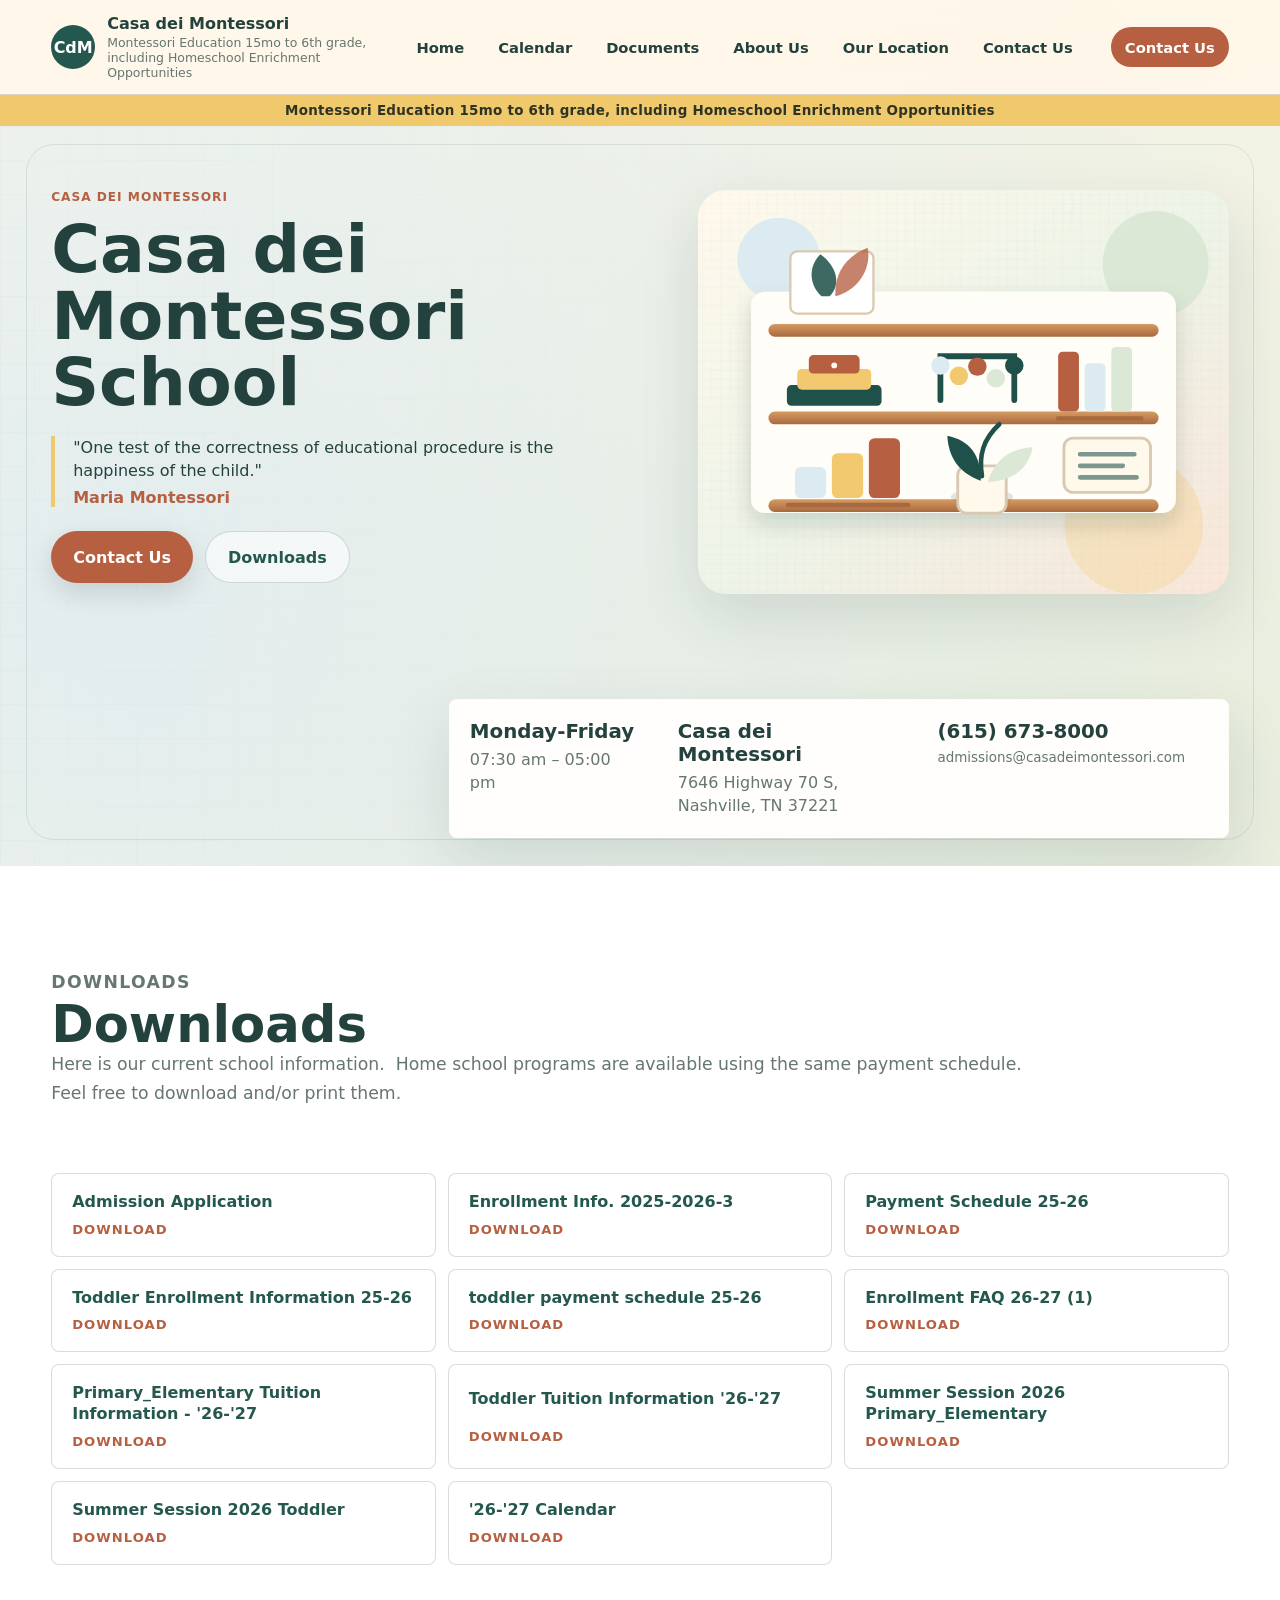
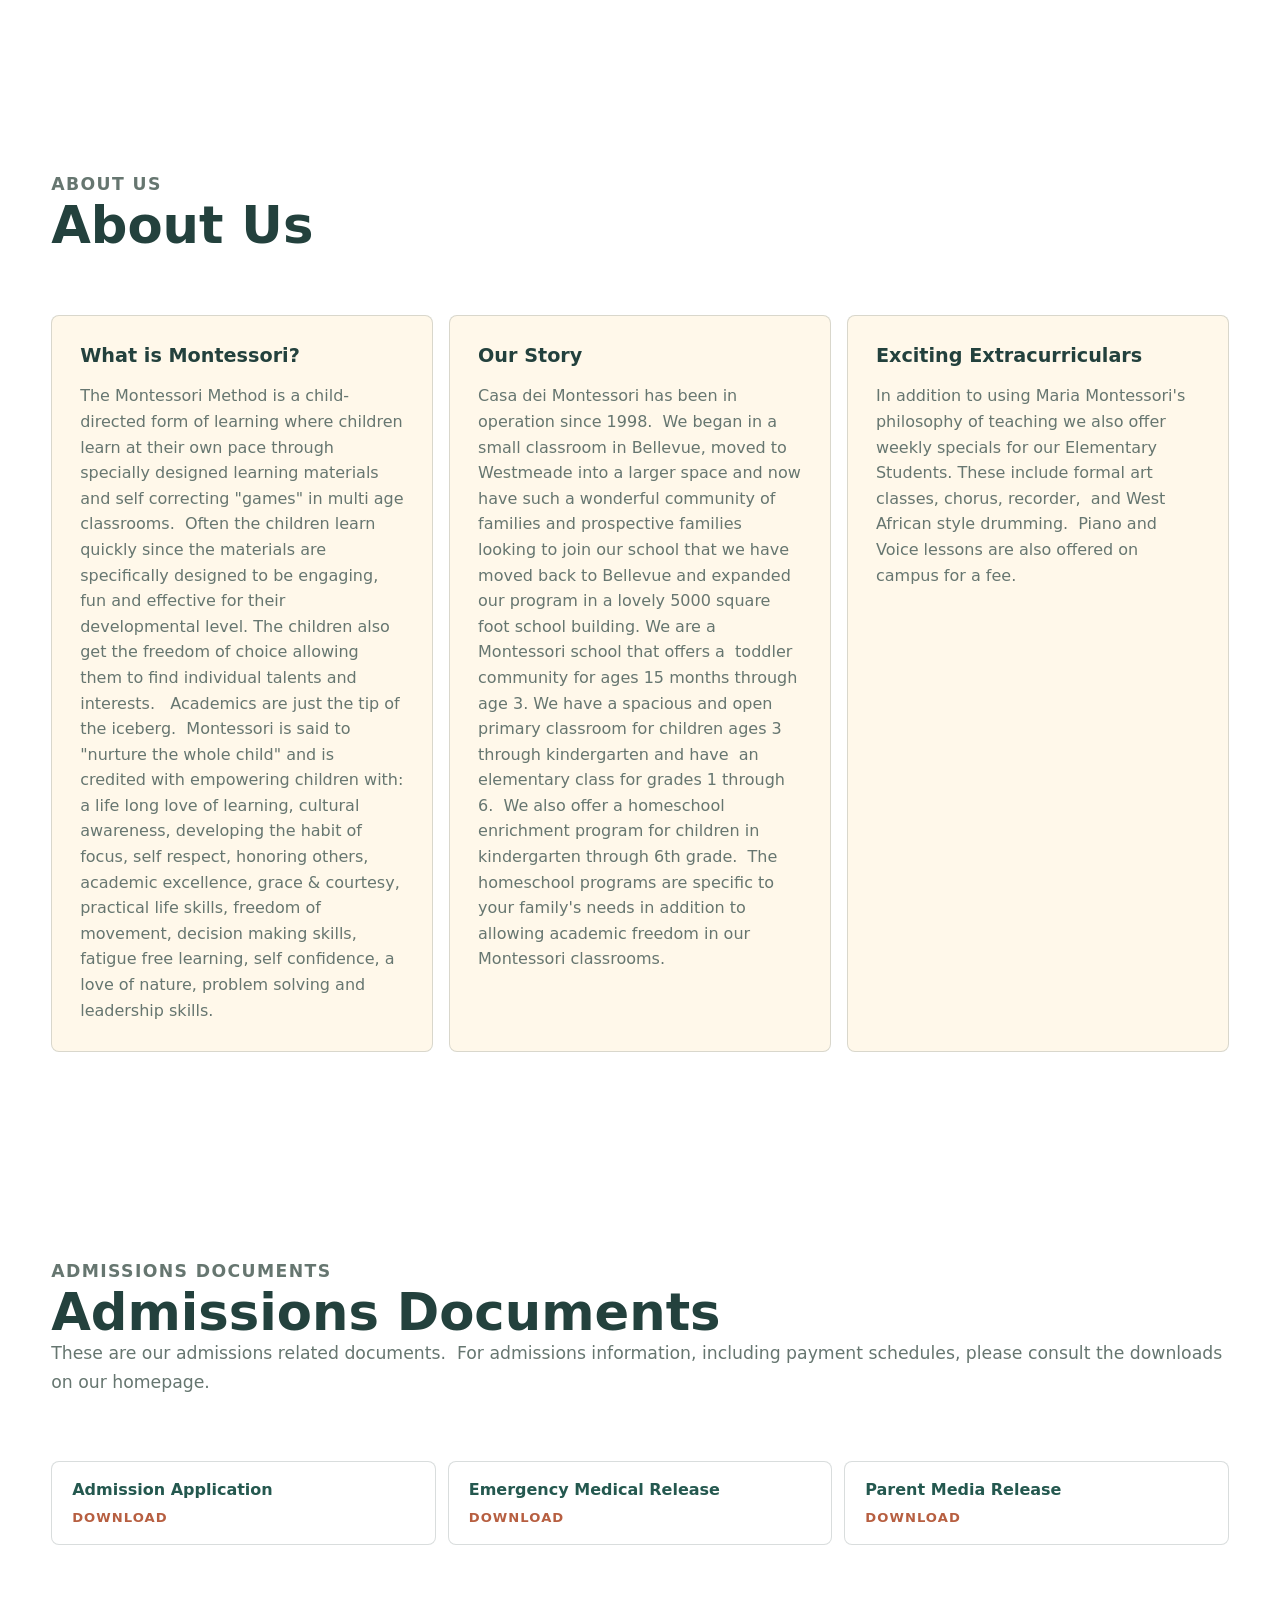
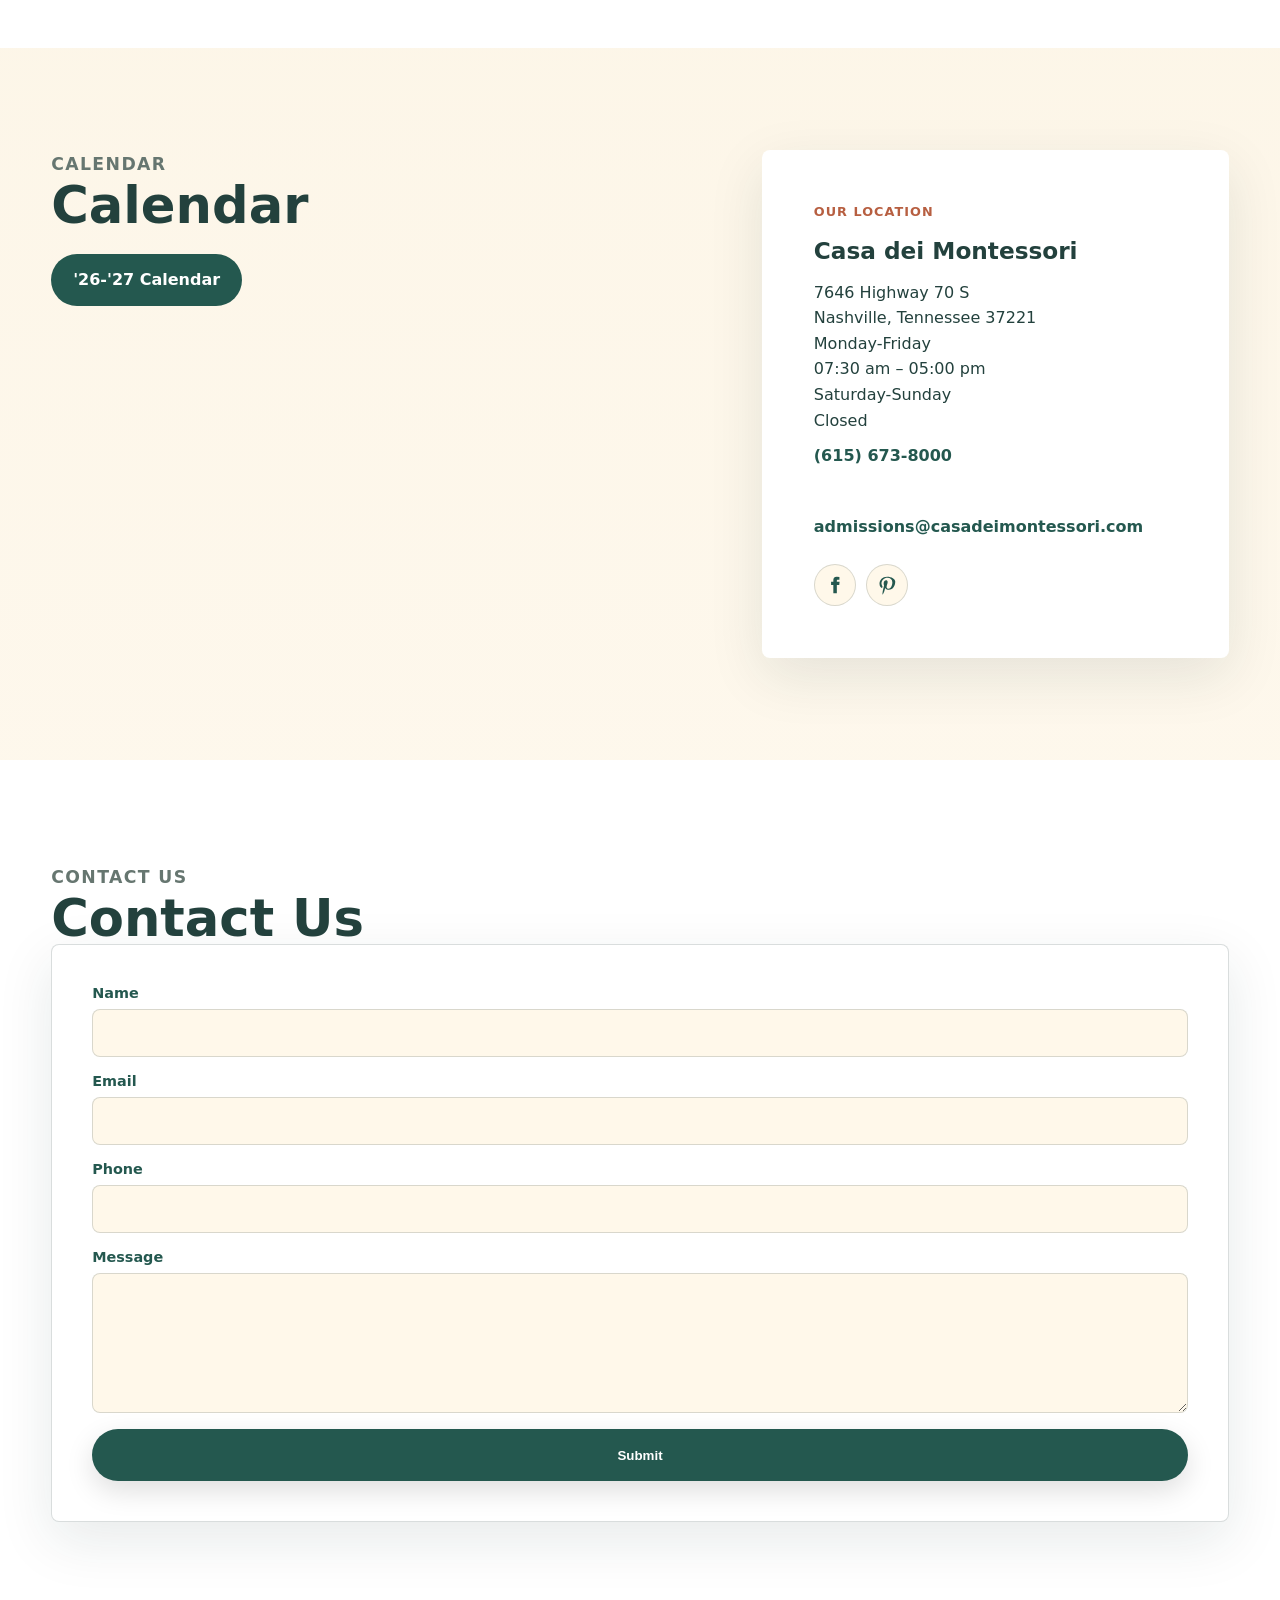
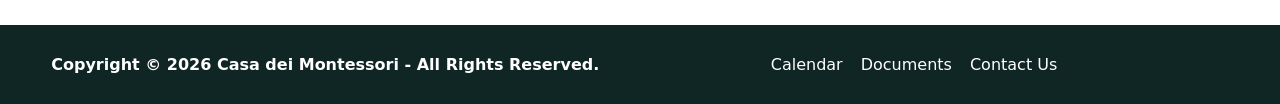
<file: index.html>
<!doctype html>
<html lang="en">
  <head>
    <meta charset="utf-8">
    <meta name="viewport" content="width=device-width, initial-scale=1">
    <title>Casa dei Montessori - Montessori School, Homeschool Enrichment</title>
    <meta
      name="description"
      content="Casa dei Montessori is a Nashville Montessori school that educates children ages 1 to 12 . We also offer Homeschool enrichment programs for ages 6 to 12."
    >
    <link rel="stylesheet" href="styles.css">
  </head>
  <body>
    <header class="site-header">
      <a class="brand" href="#top" aria-label="Casa dei Montessori">
        <span class="brand-mark" aria-hidden="true">CdM</span>
        <span>
          <strong>Casa dei Montessori</strong>
          <small>Montessori Education 15mo to 6th grade, including Homeschool Enrichment Opportunities</small>
        </span>
      </a>
      <nav class="main-nav" aria-label="Primary navigation">
        <a href="#top">Home</a>
        <a href="#calendar">Calendar</a>
        <a href="#documents">Documents</a>
        <a href="#about">About Us</a>
        <a href="#location">Our Location</a>
        <a href="#contact">Contact Us</a>
      </nav>
      <a class="nav-action" href="mailto:admissions@casadeimontessori.com">Contact Us</a>
    </header>

    <main id="top">
      <section class="promo" aria-label="Announcement">
        Montessori Education 15mo to 6th grade, including Homeschool Enrichment Opportunities
      </section>

      <section class="hero" aria-labelledby="hero-title">
        <div class="hero-content">
          <p class="eyebrow">Casa dei Montessori</p>
          <h1 id="hero-title">Casa dei Montessori School</h1>
          <blockquote class="montessori-quote">
            <p>"One test of the correctness of educational procedure is the happiness of the child."</p>
            <cite>Maria Montessori</cite>
          </blockquote>
          <div class="hero-actions">
            <a class="button primary" href="mailto:admissions@casadeimontessori.com">Contact Us</a>
            <a class="button secondary" href="#downloads">Downloads</a>
          </div>
        </div>
        <figure class="hero-art">
          <img src="Casa/assets/cozy-montessori-materials.svg" alt="Illustrated Montessori classroom shelf with wood blocks, bead work, books, and plants.">
        </figure>
        <aside class="hero-panel" aria-label="School details">
          <div>
            <strong>Monday-Friday</strong>
            <span>07:30 am – 05:00 pm</span>
          </div>
          <div>
            <strong>Casa dei Montessori</strong>
            <span>7646 Highway 70 S, Nashville, TN 37221</span>
          </div>
          <div>
            <strong>(615) 673-8000</strong>
            <span class="email-line">admissions@casadeimontessori.com</span>
          </div>
        </aside>
      </section>

      <section class="downloads section-band" id="downloads" aria-labelledby="downloads-title">
        <div class="section-heading">
          <p class="eyebrow">Downloads</p>
          <h2 id="downloads-title">Downloads</h2>
          <p>Here is our current school information. &nbsp;Home school programs are available using the same payment schedule.</p>
          <p>Feel free to download and/or print them.</p>
        </div>
        <div class="download-grid">
          <a href="Casa/assets/docs/admission-application-2018.pdf">Admission Application <span>Download</span></a>
          <a href="Casa/assets/docs/enrollment-info-2025-2026.pdf">Enrollment Info. 2025-2026-3 <span>Download</span></a>
          <a href="Casa/assets/docs/payment-schedule-25-26.pdf">Payment Schedule 25-26 <span>Download</span></a>
          <a href="Casa/assets/docs/toddler-enrollment-information-25-26.pdf">Toddler Enrollment Information 25-26 <span>Download</span></a>
          <a href="Casa/assets/docs/toddler-payment-schedule-25-26.pdf">toddler payment schedule 25-26 <span>Download</span></a>
          <a href="Casa/assets/docs/enrollment-faq-26-27.pdf">Enrollment FAQ 26-27 (1) <span>Download</span></a>
          <a href="Casa/assets/docs/primary-elementary-tuition-information-26-27.pdf">Primary_Elementary Tuition Information - '26-'27 <span>Download</span></a>
          <a href="Casa/assets/docs/toddler-tuition-information-26-27.pdf">Toddler Tuition Information '26-'27 <span>Download</span></a>
          <a href="Casa/assets/docs/summer-session-2026-primary-elementary.pdf">Summer Session 2026 Primary_Elementary <span>Download</span></a>
          <a href="Casa/assets/docs/summer-session-2026-toddler.pdf">Summer Session 2026 Toddler <span>Download</span></a>
          <a href="Casa/assets/docs/calendar-26-27.pdf">'26-'27 Calendar <span>Download</span></a>
        </div>
      </section>

      <section class="story section-band" id="about" aria-labelledby="about-title">
        <div class="section-heading">
          <p class="eyebrow">About Us</p>
          <h2 id="about-title">About Us</h2>
        </div>
        <div class="story-grid">
          <article>
            <h3>What is Montessori?</h3>
            <p>
              The Montessori Method is a child-directed form of learning where children learn at their own pace through specially designed learning materials and self correcting "games" in multi age classrooms. &nbsp;Often the children learn quickly since the materials are specifically designed to be engaging, fun and effective for their developmental level. The children also get the freedom of choice allowing them to find individual talents and interests. &nbsp;&nbsp;Academics are just the tip of the iceberg. &nbsp;Montessori is said to "nurture the whole child" and is credited with empowering children with: a life long love of learning, cultural awareness, developing the habit of focus, self respect, honoring others, academic excellence, grace &amp; courtesy, practical life skills, freedom of movement, decision making skills, fatigue free learning, self confidence, a love of nature, problem solving and leadership skills.
            </p>
          </article>
          <article>
            <h3>Our Story</h3>
            <p>
              Casa dei Montessori has been in operation since 1998. &nbsp;We began in a small classroom in Bellevue, moved to Westmeade into a larger space and now have such a wonderful community of families and prospective families looking to join our school that we have moved back to Bellevue and expanded our program in a lovely 5000 square foot school building. We are a Montessori school that offers a &nbsp;toddler community for ages 15 months through age 3. We have a spacious and open primary classroom for children ages 3 through kindergarten and have &nbsp;an elementary class for grades 1 through 6. &nbsp;We also offer a homeschool enrichment program for children in kindergarten through 6th grade. &nbsp;The homeschool programs are specific to your family's needs in addition to allowing academic freedom in our Montessori classrooms.
            </p>
          </article>
          <article>
            <h3>Exciting Extracurriculars</h3>
            <p>
              In addition to using Maria Montessori's philosophy of teaching we also offer weekly specials for our Elementary Students. These include formal art classes, chorus, recorder, &nbsp;and West African style drumming. &nbsp;Piano and Voice lessons are also offered on campus for a fee.
            </p>
          </article>
        </div>
      </section>

      <section class="downloads section-band" id="documents" aria-labelledby="documents-title">
        <div class="section-heading">
          <p class="eyebrow">Admissions Documents</p>
          <h2 id="documents-title">Admissions Documents</h2>
          <p>These are our admissions related documents. &nbsp;For admissions information, including payment schedules, please consult the downloads on our homepage.</p>
        </div>
        <div class="download-grid">
          <a href="Casa/assets/docs/admission-application-2018.pdf">Admission Application <span>Download</span></a>
          <a href="Casa/assets/docs/emergency-medical-release.pdf">Emergency Medical Release <span>Download</span></a>
          <a href="Casa/assets/docs/parent-media-release.pdf">Parent Media Release <span>Download</span></a>
        </div>
      </section>

      <section class="calendar-contact" id="calendar">
        <div>
          <p class="eyebrow">Calendar</p>
          <h2>Calendar</h2>
          <a class="button tertiary" href="Casa/assets/docs/calendar-26-27.pdf">'26-'27 Calendar</a>
        </div>
        <address id="location">
          <span>Our Location</span>
          <strong>Casa dei Montessori</strong>
          7646 Highway 70 S<br>
          Nashville, Tennessee 37221<br>
          Monday-Friday<br>
          07:30 am – 05:00 pm<br>
          Saturday-Sunday<br>
          Closed<br>
          <a href="tel:+16156738000">(615) 673-8000</a><br>
          <a href="mailto:admissions@casadeimontessori.com">admissions@casadeimontessori.com</a>
          <div class="social-links" aria-label="Social links">
            <a href="https://www.facebook.com/CasadeiMontessoribellevue" target="_blank" rel="noopener noreferrer" aria-label="Facebook Social Link">
              <svg viewBox="0 0 24 24" aria-hidden="true">
                <path d="M14.2 8.1V6.7c0-.7.5-.9.9-.9h2.2V2.3L14.2 2c-3.4 0-4.2 2.1-4.2 4.2v1.9H7.3V12H10v10h4.2V12h2.9l.4-3.9h-3.3z"/>
              </svg>
            </a>
            <a href="https://www.pinterest.com/Casa dei Montessori" target="_blank" rel="noopener noreferrer" aria-label="Pinterest Social Link">
              <svg viewBox="0 0 24 24" aria-hidden="true">
                <path d="M12.1 2C6.6 2 3 5.8 3 10.6c0 3.1 1.7 4.9 2.8 4.9.5 0 .8-1.4.8-1.8 0-.5-1.2-1.5-1.2-3.5 0-4.1 3.1-7 7.1-7 3.4 0 5.9 1.9 5.9 5.5 0 2.7-1.1 7.8-4.6 7.8-1.2 0-2.3-.9-2.3-2.2 0-1.9 1.3-3.8 1.3-5.8 0-3.4-4.8-2.8-4.8 1.3 0 1 .1 2 .5 2.9-.7 3-2 7.4-2 10.5 0 .2.3.3.4.1 1.6-2.2 2.2-5.2 2.9-7.8.8 1.5 2.8 2.3 4.4 2.3 5.3 0 7.7-5.2 7.7-9.9C21.9 4.6 17.5 2 12.1 2z"/>
              </svg>
            </a>
          </div>
        </address>
      </section>

      <section class="contact-form-section section-band" id="contact" aria-labelledby="contact-title">
        <div class="section-heading">
          <p class="eyebrow">Contact Us</p>
          <h2 id="contact-title">Contact Us</h2>
        </div>
        <form class="contact-form" action="mailto:admissions@casadeimontessori.com" method="post" enctype="text/plain">
          <label>
            Name
            <input name="Name" type="text" autocomplete="name" required>
          </label>
          <label>
            Email
            <input name="Email" type="email" autocomplete="email" required>
          </label>
          <label>
            Phone
            <input name="Phone" type="tel" autocomplete="tel">
          </label>
          <label>
            Message
            <textarea name="Message" rows="6" required></textarea>
          </label>
          <button class="button primary" type="submit">Submit</button>
        </form>
      </section>
    </main>

    <footer class="site-footer">
      <p>Copyright © 2026 Casa dei Montessori - All Rights Reserved.</p>
      <nav aria-label="Footer navigation">
        <a href="#calendar">Calendar</a>
        <a href="#documents">Documents</a>
        <a href="#contact">Contact Us</a>
      </nav>
    </footer>
  </body>
</html>
</file>
<file: styles.css>
:root {
  color-scheme: light;
  --ink: #23413d;
  --muted: #667670;
  --paper: #fff8ea;
  --surface: #ffffff;
  --sage: #e2ebd8;
  --pine: #24584f;
  --clay: #b75f41;
  --sky: #dcebf2;
  --gold: #f0c96c;
  --line: rgba(23, 48, 47, 0.16);
  --shadow: 0 22px 60px rgba(23, 48, 47, 0.12);
  font-family: Inter, ui-sans-serif, system-ui, -apple-system, BlinkMacSystemFont, "Segoe UI", sans-serif;
}

* {
  box-sizing: border-box;
}

html {
  scroll-behavior: smooth;
}

body {
  margin: 0;
  background:
    radial-gradient(circle at 8% 12%, rgba(220, 235, 242, 0.75), transparent 30%),
    radial-gradient(circle at 88% 18%, rgba(226, 235, 216, 0.82), transparent 34%),
    linear-gradient(180deg, var(--paper), #fbf3e2 42%, #fffaf1);
  color: var(--ink);
}

a {
  color: inherit;
  text-decoration: none;
}

.site-header {
  position: sticky;
  top: 0;
  z-index: 20;
  display: grid;
  grid-template-columns: minmax(220px, 1fr) auto auto;
  gap: 24px;
  align-items: center;
  padding: 14px clamp(18px, 4vw, 56px);
  background: rgba(255, 248, 234, 0.92);
  border-bottom: 1px solid var(--line);
  backdrop-filter: blur(18px);
}

.brand {
  display: inline-flex;
  gap: 12px;
  align-items: center;
  min-width: 0;
}

.brand-mark {
  display: grid;
  width: 44px;
  height: 44px;
  place-items: center;
  flex: 0 0 auto;
  border-radius: 50%;
  background: var(--pine);
  color: white;
  font-weight: 800;
  letter-spacing: 0;
}

.brand strong,
.brand small {
  display: block;
}

.brand strong {
  font-size: 1rem;
}

.brand small {
  color: var(--muted);
  font-size: 0.78rem;
  margin-top: 2px;
}

.main-nav {
  display: flex;
  gap: 6px;
  align-items: center;
}

.main-nav a,
.nav-action {
  min-height: 40px;
  display: inline-flex;
  align-items: center;
  justify-content: center;
  padding: 0 14px;
  border-radius: 999px;
  font-size: 0.92rem;
  font-weight: 700;
}

.main-nav a:hover {
  background: var(--sage);
}

.nav-action {
  background: var(--clay);
  color: white;
}

.promo {
  padding: 8px clamp(18px, 4vw, 56px);
  background: var(--gold);
  color: #2e3324;
  font-size: 0.84rem;
  font-weight: 900;
  letter-spacing: 0.02em;
  text-align: center;
}

.hero {
  position: relative;
  min-height: min(740px, calc(100vh - 72px));
  display: grid;
  grid-template-columns: minmax(300px, 0.88fr) minmax(320px, 0.82fr);
  gap: clamp(32px, 6vw, 86px);
  align-items: start;
  overflow: hidden;
  padding: clamp(36px, 5vw, 64px) clamp(18px, 4vw, 56px) 112px;
}

.hero::before {
  content: "";
  position: absolute;
  inset: 18px 26px 26px;
  border: 1px solid rgba(36, 88, 79, 0.12);
  border-radius: 28px;
  pointer-events: none;
}

.hero::after {
  content: "";
  position: absolute;
  inset: 0;
  background-image:
    linear-gradient(rgba(36, 88, 79, 0.045) 1px, transparent 1px),
    linear-gradient(90deg, rgba(36, 88, 79, 0.035) 1px, transparent 1px);
  background-size: 34px 34px;
  mask-image: linear-gradient(90deg, rgba(0, 0, 0, 0.42), transparent 72%);
  pointer-events: none;
}

.hero-art {
  position: relative;
  z-index: 2;
  margin: 0;
}

.hero-art img {
  display: block;
  width: 100%;
  max-height: 540px;
  object-fit: contain;
  border-radius: 28px;
  box-shadow: var(--shadow);
}

.hero-art figcaption {
  margin-top: 14px;
  color: var(--muted);
  font-size: 0.95rem;
  text-align: center;
}

.hero-content {
  position: relative;
  z-index: 2;
  width: min(680px, 100%);
  color: var(--ink);
}

.eyebrow {
  margin: 0 0 12px;
  color: var(--clay);
  font-weight: 900;
  text-transform: uppercase;
  font-size: 0.76rem;
  letter-spacing: 0.08em;
}

.hero .eyebrow {
  color: var(--clay);
}

h1,
h2,
h3,
p {
  overflow-wrap: anywhere;
}

h1 {
  margin: 0;
  max-width: 13ch;
  font-size: clamp(3rem, 5.2vw, 4.35rem);
  line-height: 1;
  letter-spacing: 0;
}

h2 {
  margin: 0;
  font-size: clamp(2rem, 4vw, 4.1rem);
  line-height: 1.02;
  letter-spacing: 0;
}

h3 {
  margin: 0;
  font-size: 1.2rem;
  line-height: 1.2;
}

.hero-content > p:not(.eyebrow) {
  max-width: 540px;
  margin: 18px 0 0;
  color: var(--muted);
  font-size: clamp(1.05rem, 1.6vw, 1.22rem);
  line-height: 1.65;
}

.montessori-quote {
  max-width: 560px;
  margin: 20px 0 0;
  padding: 0 0 0 18px;
  border-left: 4px solid var(--gold);
  color: var(--ink);
}

.montessori-quote p {
  margin: 0;
  font-size: 1rem;
  line-height: 1.45;
}

.montessori-quote cite {
  display: block;
  margin-top: 6px;
  color: var(--clay);
  font-style: normal;
  font-weight: 900;
}

.hero-actions {
  display: flex;
  flex-wrap: wrap;
  gap: 12px;
  margin-top: 24px;
}

.button {
  min-height: 52px;
  display: inline-flex;
  align-items: center;
  justify-content: center;
  padding: 0 22px;
  border-radius: 999px;
  font-weight: 900;
  box-shadow: 0 10px 28px rgba(0, 0, 0, 0.13);
}

.button.primary {
  background: var(--pine);
  color: white;
}

.hero .button.primary {
  background: var(--clay);
  color: white;
}

.button.secondary {
  background: rgba(255, 255, 255, 0.58);
  color: var(--pine);
  border: 1px solid rgba(36, 88, 79, 0.2);
  box-shadow: none;
}

.button.tertiary {
  background: var(--pine);
  color: white;
  box-shadow: none;
  margin-top: 22px;
}

.hero-panel {
  position: absolute;
  z-index: 3;
  right: clamp(18px, 4vw, 56px);
  bottom: 28px;
  display: grid;
  grid-template-columns: minmax(150px, 0.8fr) minmax(210px, 1fr) minmax(260px, 1.2fr);
  gap: 1px;
  width: min(780px, calc(100% - 36px));
  overflow: hidden;
  border: 1px solid rgba(255, 255, 255, 0.26);
  border-radius: 8px;
  background: rgba(255, 253, 247, 0.94);
  box-shadow: var(--shadow);
  backdrop-filter: blur(16px);
}

.hero-panel div {
  min-height: 96px;
  padding: 20px;
  background: rgba(255, 255, 255, 0.62);
  min-width: 0;
}

.hero-panel strong,
.hero-panel span {
  display: block;
}

.hero-panel strong {
  font-size: clamp(1rem, 1.7vw, 1.24rem);
  overflow-wrap: anywhere;
  word-break: normal;
}

.hero-panel span {
  margin-top: 6px;
  color: var(--muted);
  line-height: 1.4;
  overflow-wrap: anywhere;
}

.hero-panel .email-line {
  display: block;
  white-space: nowrap;
  font-size: clamp(0.78rem, 1.05vw, 0.92rem);
  overflow-wrap: normal;
}

section {
  padding: clamp(70px, 8vw, 116px) clamp(18px, 4vw, 56px);
}

.section-band {
  background: var(--surface);
}

.intro,
.programs,
.story,
.downloads,
.split-section,
.experience,
.calendar-contact {
  display: grid;
  gap: clamp(28px, 5vw, 70px);
}

.intro {
  grid-template-columns: minmax(280px, 0.85fr) minmax(280px, 1fr);
  align-items: end;
}

.intro > p,
.copy-stack p,
.section-heading > p,
.calendar-contact p {
  margin: 0;
  color: var(--muted);
  font-size: 1.08rem;
  line-height: 1.7;
}

.copy-stack {
  display: grid;
  gap: 16px;
}

.program-grid {
  display: grid;
  grid-template-columns: repeat(4, minmax(0, 1fr));
  gap: 16px;
}

.program-card {
  min-height: 280px;
  display: flex;
  flex-direction: column;
  gap: 14px;
  padding: 24px;
  border: 1px solid var(--line);
  border-radius: 8px;
  background: var(--surface);
}

.program-card:nth-child(2) {
  background: var(--sage);
}

.program-card:nth-child(3) {
  background: var(--sky);
}

.program-card:nth-child(4) {
  background: #f8e2d5;
}

.program-age {
  width: fit-content;
  padding: 6px 10px;
  border-radius: 999px;
  background: rgba(255, 255, 255, 0.72);
  color: var(--pine);
  font-size: 0.78rem;
  font-weight: 900;
}

.program-card p,
.feature-row p,
.story-grid p {
  margin: auto 0 0;
  color: var(--muted);
  line-height: 1.6;
}

.story-grid {
  display: grid;
  grid-template-columns: repeat(3, minmax(0, 1fr));
  gap: 16px;
}

.story-grid article {
  display: grid;
  align-content: start;
  gap: 16px;
  min-height: 260px;
  padding: 28px;
  border: 1px solid var(--line);
  border-radius: 8px;
  background: var(--paper);
}

.split-section {
  grid-template-columns: minmax(280px, 0.8fr) minmax(300px, 1fr);
  align-items: start;
  background: var(--pine);
  color: white;
}

.split-section .eyebrow {
  color: var(--gold);
}

.split-section .section-heading p {
  color: rgba(255, 255, 255, 0.76);
  margin-top: 20px;
}

.action-list {
  display: grid;
  gap: 12px;
}

.action-list a {
  display: grid;
  gap: 6px;
  min-height: 92px;
  padding: 22px;
  border: 1px solid rgba(255, 255, 255, 0.18);
  border-radius: 8px;
  background: rgba(255, 255, 255, 0.08);
}

.action-list a:hover {
  background: rgba(255, 255, 255, 0.14);
}

.action-list span {
  color: rgba(255, 255, 255, 0.7);
}

.download-grid {
  display: grid;
  grid-template-columns: repeat(3, minmax(0, 1fr));
  gap: 12px;
}

.download-grid a {
  min-height: 74px;
  display: grid;
  gap: 8px;
  align-items: center;
  padding: 18px 20px;
  border: 1px solid var(--line);
  border-radius: 8px;
  background: var(--surface);
  color: var(--pine);
  font-weight: 900;
  line-height: 1.3;
}

.download-grid a span {
  color: var(--clay);
  font-size: 0.82rem;
  text-transform: uppercase;
  letter-spacing: 0.08em;
}

.download-grid a:hover {
  border-color: rgba(183, 95, 65, 0.55);
  box-shadow: 0 14px 34px rgba(23, 48, 47, 0.08);
}

.feature-row {
  display: grid;
  grid-template-columns: repeat(3, minmax(0, 1fr));
  gap: 1px;
  overflow: hidden;
  border: 1px solid var(--line);
  border-radius: 8px;
  background: var(--line);
}

.feature-row div {
  min-height: 220px;
  padding: 28px;
  background: var(--paper);
}

.calendar-contact {
  grid-template-columns: minmax(280px, 0.9fr) minmax(280px, 0.65fr);
  align-items: stretch;
}

.contact-form-section {
  grid-template-columns: minmax(280px, 0.6fr) minmax(320px, 1fr);
  align-items: start;
}

address {
  display: grid;
  align-content: center;
  gap: 10px;
  margin: 0;
  padding: clamp(28px, 5vw, 52px);
  border-radius: 8px;
  background: var(--surface);
  box-shadow: 0 18px 56px rgba(23, 48, 47, 0.1);
  font-style: normal;
  line-height: 1.6;
}

address span {
  color: var(--clay);
  font-size: 0.8rem;
  font-weight: 900;
  text-transform: uppercase;
  letter-spacing: 0.08em;
}

address strong {
  font-size: 1.45rem;
}

address a {
  color: var(--pine);
  font-weight: 800;
}

.social-links {
  display: flex;
  gap: 10px;
  margin-top: 14px;
}

.social-links a {
  display: inline-grid;
  width: 42px;
  height: 42px;
  place-items: center;
  border: 1px solid var(--line);
  border-radius: 50%;
  background: var(--paper);
  color: var(--pine);
}

.social-links svg {
  width: 20px;
  height: 20px;
  fill: currentColor;
}

.contact-form {
  display: grid;
  gap: 16px;
  padding: clamp(24px, 4vw, 40px);
  border: 1px solid var(--line);
  border-radius: 8px;
  background: var(--surface);
  box-shadow: 0 18px 56px rgba(23, 48, 47, 0.1);
}

.contact-form label {
  display: grid;
  gap: 8px;
  color: var(--pine);
  font-size: 0.9rem;
  font-weight: 900;
}

.contact-form input,
.contact-form textarea {
  width: 100%;
  border: 1px solid var(--line);
  border-radius: 8px;
  background: var(--paper);
  color: var(--ink);
  font: inherit;
  font-weight: 500;
}

.contact-form input {
  min-height: 48px;
  padding: 0 14px;
}

.contact-form textarea {
  resize: vertical;
  min-height: 140px;
  padding: 14px;
}

.contact-form input:focus,
.contact-form textarea:focus {
  outline: 3px solid rgba(240, 201, 108, 0.45);
  border-color: rgba(183, 95, 65, 0.7);
}

.contact-form button {
  border: 0;
  cursor: pointer;
}

.site-footer {
  display: grid;
  grid-template-columns: auto 1fr auto;
  align-items: center;
  gap: 18px;
  padding: 30px clamp(18px, 4vw, 56px);
  background: #102625;
  color: white;
}

.site-footer p {
  margin: 0;
  font-weight: 900;
}

.site-footer nav {
  display: flex;
  gap: 18px;
  flex-wrap: wrap;
  justify-content: center;
}

.site-footer small {
  color: rgba(255, 255, 255, 0.68);
}

@media (max-width: 980px) {
  .site-header {
    grid-template-columns: 1fr auto;
  }

  .main-nav {
    display: none;
  }

  .intro,
  .split-section,
  .contact-form-section,
  .calendar-contact {
    grid-template-columns: 1fr;
  }

  .program-grid,
  .feature-row,
  .story-grid,
  .download-grid {
    grid-template-columns: repeat(2, minmax(0, 1fr));
  }

  .hero-panel {
    grid-template-columns: 1fr;
    position: relative;
    right: auto;
    bottom: auto;
    margin-top: 42px;
    width: 100%;
  }

  .hero {
    grid-template-columns: 1fr;
    min-height: auto;
    padding-bottom: 48px;
  }

  .hero-art img {
    max-height: 320px;
  }
}

@media (max-width: 640px) {
  .site-header {
    padding: 12px 16px;
    gap: 12px;
  }

  .brand small {
    display: none;
  }

  .nav-action {
    min-height: 38px;
    padding: 0 12px;
  }

  .hero {
    padding: 48px 16px 34px;
  }

  h1 {
    max-width: 12ch;
    font-size: clamp(2.85rem, 15vw, 4.05rem);
  }

  .hero-actions,
  .site-footer {
    grid-template-columns: 1fr;
  }

  .button {
    width: 100%;
  }

  section {
    padding: 58px 16px;
  }

  .program-grid,
  .feature-row,
  .story-grid,
  .download-grid {
    grid-template-columns: 1fr;
  }

  .program-card,
  .feature-row div,
  .story-grid article {
    min-height: auto;
  }
}
</file>
